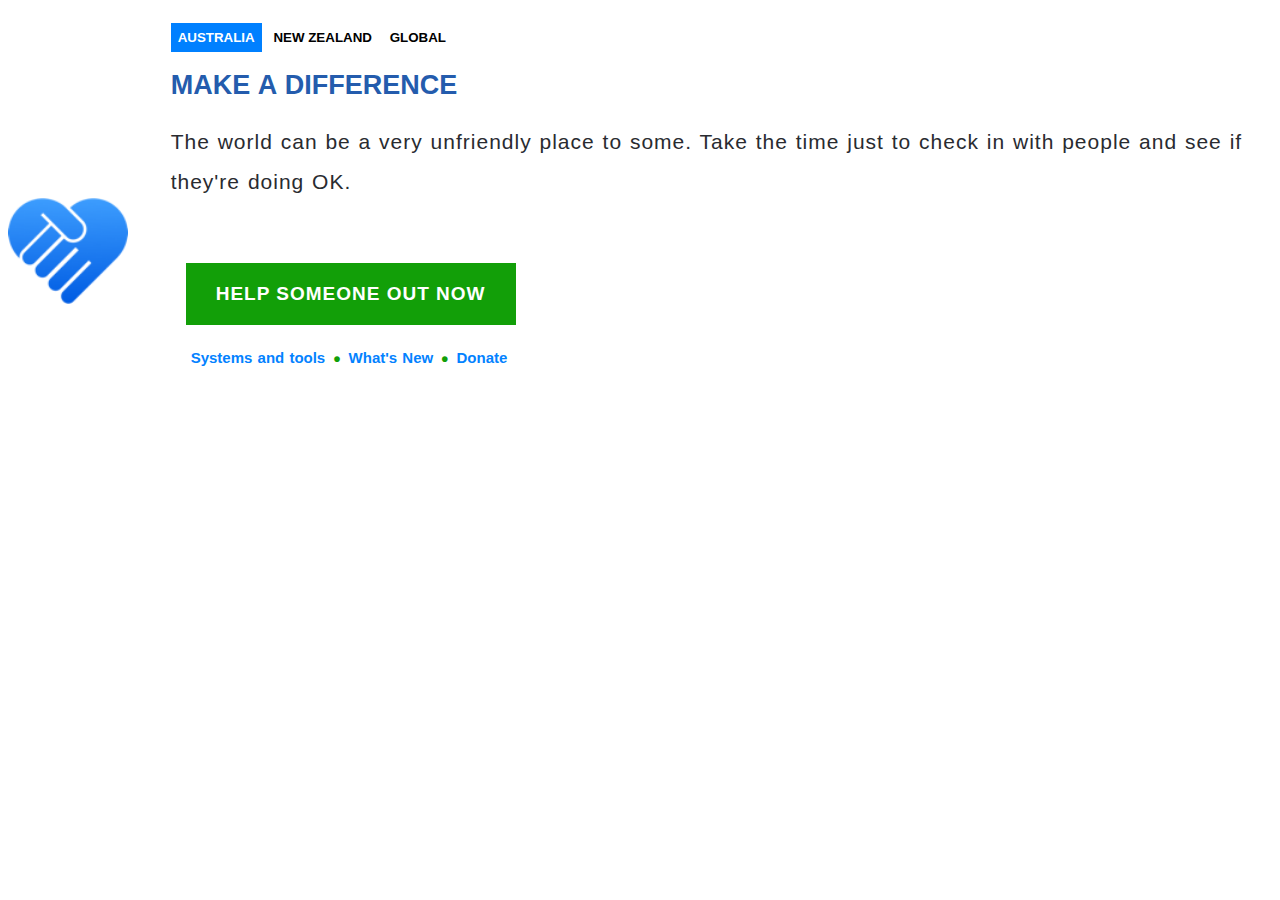
<file: task1/index.html>
<!DOCTYPE html>
<html>
    <head>
         <style type="text/css">
             
             body{
                 display: flex;
                 font-family: Helvetica;
                 color: #656680;
                 word-spacing: 1px;
                 }

            #img{
                 flex:1;
                 margin-right: 25px;
             }

             img{
                 position: absolute;
                 width: 120px;
                 top: 22%;
             }

             #content{
                 flex:8;
                 margin-top:15px;
                 color: rgb(41, 43, 48);
             }


            .topbar{
                 font-size: 17px;
                 margin-right: 10px;
                 border-radius: 3px;
                 font-weight: bold;
             }
             button{
                text-transform: uppercase;
                background-color: transparent;
                border-style: none;
                font-weight: bold;
             }

             .aus{
                background-color: rgba(0,128,255,255);
                color: white;
                border-style: none;
                padding: 7px;
             }


             h1 {
                text-transform: uppercase;
                /* font-weight: bold; */
                color: rgb(36,92,173);
                font-size: 27px;
                /* margin-bottom: 10px; */
             }

             .text{
                 font-size: 21px;
                 line-height: 40px;
                 letter-spacing: 1px;
                 
             }

             .final{
                margin-left: 15px;
                
             }

             .help-butt{
                letter-spacing: 1px;
                background-color: #129f08;
                font-size: 19px;
                color: white;
                padding: 20px 30px;
                margin-top: 40px;
             }

             ul{
                 padding: 0;
                 color: rgba(3,130,255);
                 margin: 20px 5px;
                 font-size: 15px;
                 font-weight: 600;
             }

             .bullet{
                color:#129f08;
                font-size: 20px;
                position: relative;
                top:3px;
                margin:0 3px

             }

             li {
                 display:inline-block;
             }

             /* li::before{
                content: "\2022";
                color: #129f08;
                font-family: bold;
                width: ; /* Also needed for space (tweak if needed)
                margin-left: -1em;
             } */

             /* li:nth-of-type(1){
                 list-style-type: none;
             } */


         </style>



    </head>
    <body>  
            <div id="img">
                <img src="assets/hands.png" >
            </div>
            

            <div id="content">

                <div class="topbar">
                    <button class="aus">australia</button>
                    <button>new zealand</button>
                    <button>global</button>
                </div>
    
                <div>
                    <h1>make a difference</h1>
                    <p class="text">The world can be a very unfriendly place to some. Take the time just to check in with people and see if they're doing OK.</p>
                </div>
    
                <div class="final">

                    <button class="help-butt">help someone out now</button>

                    <ul>
                        <li>Systems and tools </li>
                        <span class="bullet"> &bull;</span>
                        <li>What's New</li>
                        <span class="bullet"> &bull;</span>
                        <li>Donate</li>
                    </ul>
                        
                </div>
            </div>
             
            

            
        

        
    </body>
</html>
</file>
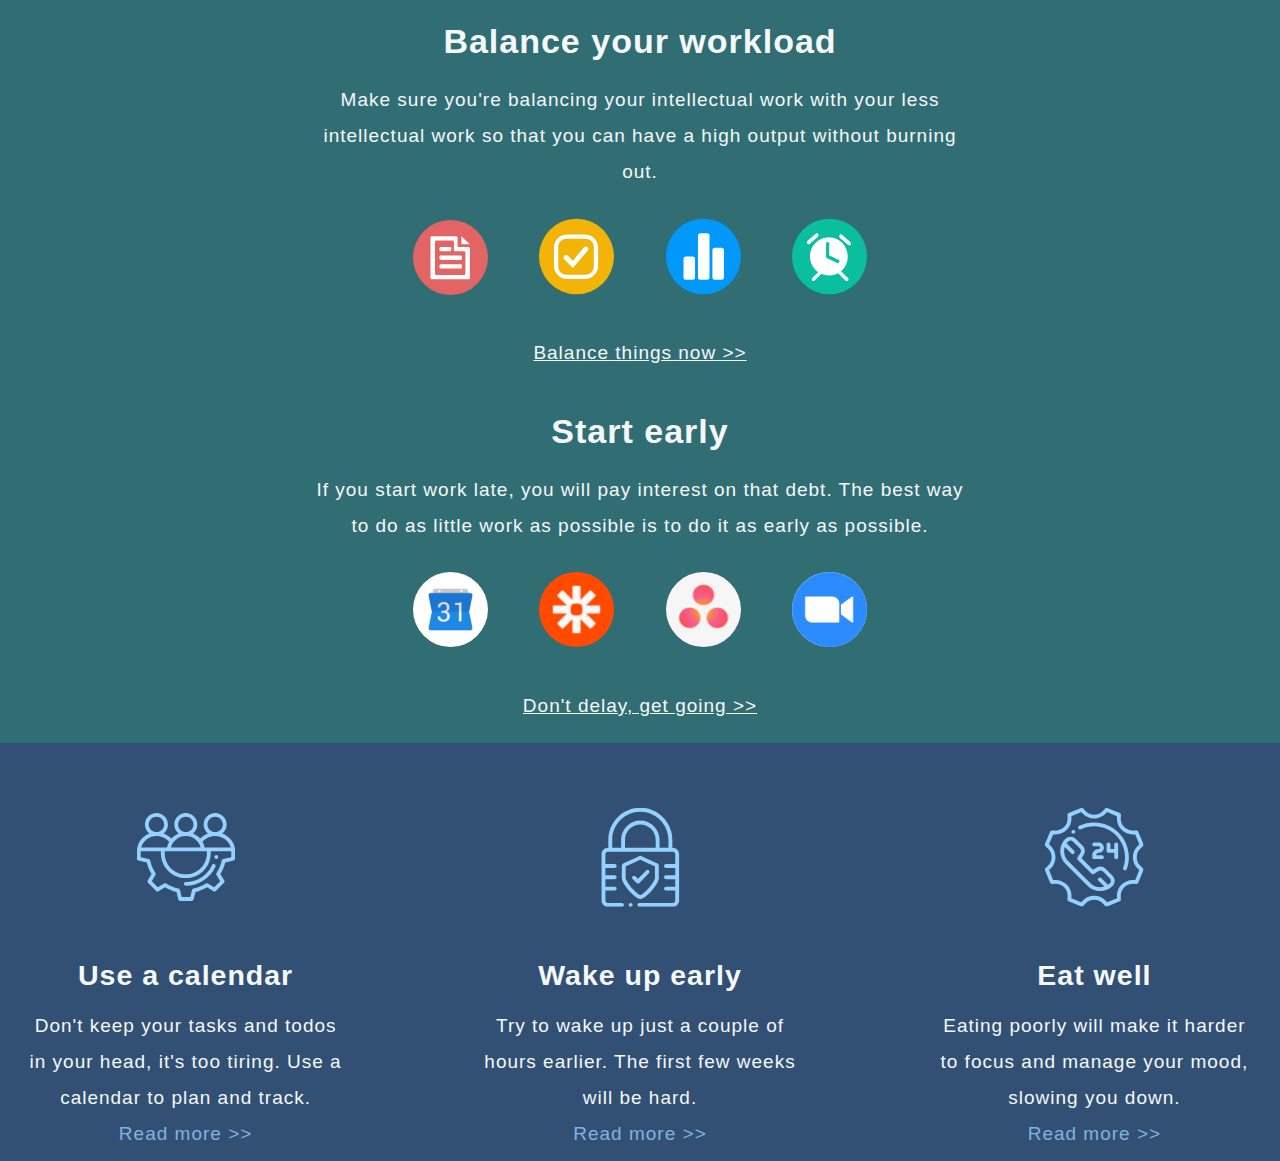
<file: task2/index.html>
<!DOCTYPE html>
<html lang="en">
<head>
    <meta charset="UTF-8">
    <meta http-equiv="X-UA-Compatible" content="IE=edge">
    <meta name="viewport" content="width=device-width, initial-scale=1.0">
    <link rel="stylesheet" href="index.css">
</head>

<body>
    <div class="page">
        <div class="top-section">

            <div class="top-content">
                <h1>Balance your workload</h1>
                <p> Make sure you're balancing your intellectual work with your less intellectual work so that you can have a high output without burning out.</p>
                <img src="assets/icon1.svg" alt="notes">
                <img src="assets/icon2.svg" alt="todos">
                <img src="assets/icon3.svg" alt="polls">
                <img src="assets/icon4.svg" alt="reminders">
                <p class="link">Balance things now >></p> 
            </div>
            
            <div class="top-content">
                <h1>Start early</h1> 
                <p>If you start work late, you will pay interest on that debt. The best way to do as little work as possible is to do it as early as possible.</p>
    
                <img src="assets/icon5.svg" alt="calender">
                <img src="assets/icon6.svg" alt="zapier">
                <img src="assets/icon7.svg" alt="asana">
                <img src="assets/icon8.svg" alt="zoom">
                
                <p class="link">Don't delay, get going >></p> 
            </div>
            
        </div>
        
        <div class="bottom-section">
            <div class="element">
                <img src="assets/icon9.svg" alt="group">
                <h2>Use a calendar</h2> 
                <p>Don't keep your tasks and todos in your head, it's too tiring. Use a calendar to plan and track.</p>
                <p class="link">Read more >></p> 
            </div>

            
            <div class="element">
                <img src="assets/icon10.svg" alt="lock">
                <h2>Wake up early</h2> 
                <p>Try to wake up just a couple of hours earlier. The first few weeks will be hard.</p> 
                <p class="link">Read more >></p> 
            </div>
            
            
            <div class="element">
                <img src="assets/icon11.svg" alt="phone">
                <h2>Eat well</h2> 
                <p>Eating poorly will make it harder to focus and manage your mood, slowing you down.</p>
                <p class="link">Read more >></p> 
            </div>
            
        </div>
    </div>

    
    

    

</body>
</html>
</file>
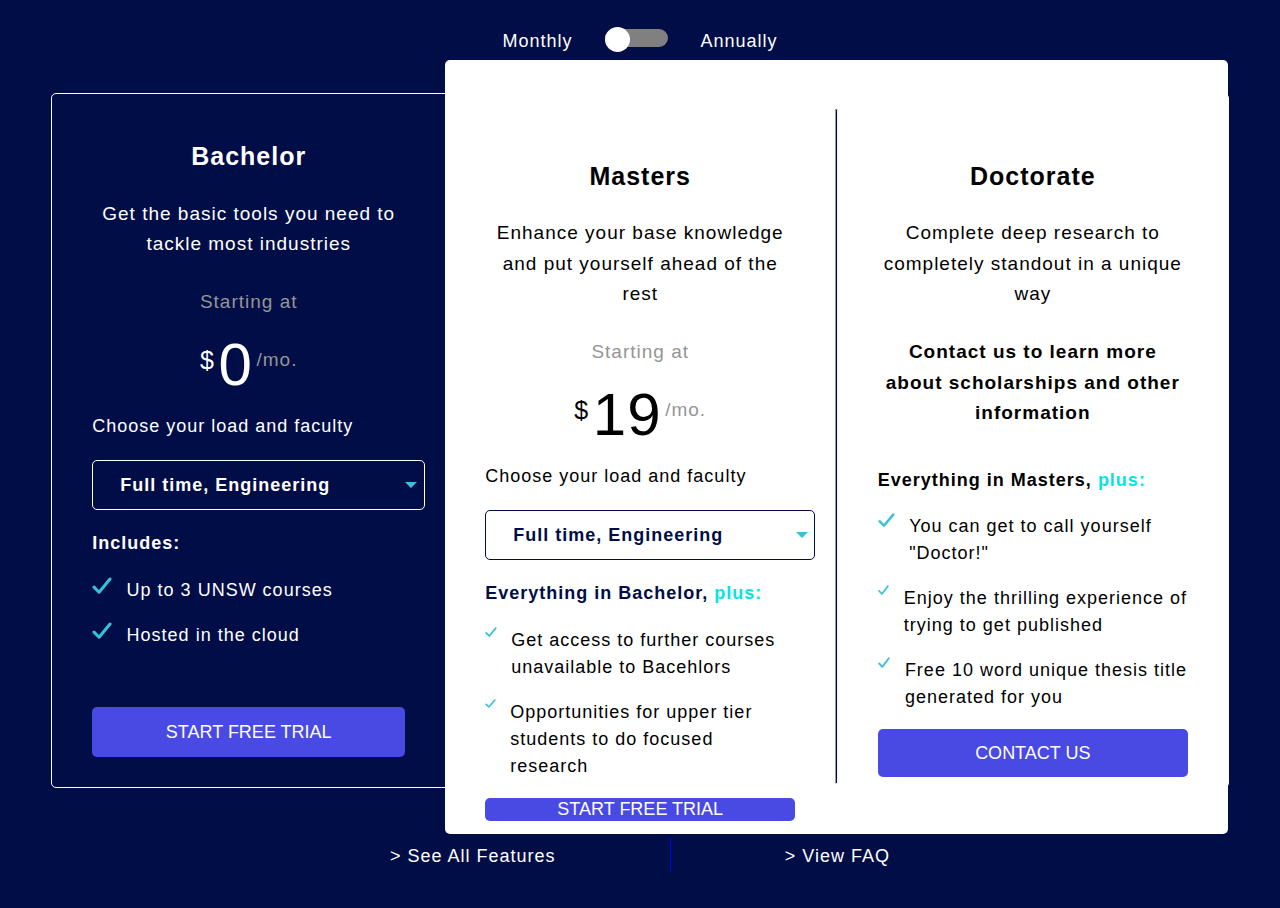
<file: task3/index.html>
<!DOCTYPE html>
<html lang="en">
<head>
    <meta charset="UTF-8">
    <meta http-equiv="X-UA-Compatible" content="IE=edge">
    <meta name="viewport" content="width=device-width, initial-scale=1.0">
    <title>Task 3</title>
    <link rel="stylesheet" href="index.css">
</head>
<body>

    <div id="top-section">
        Monthly 
        <input type="checkbox" id="switch">
        <label for="switch"></label>
        Annually
    </div>

    <div id="main-section">
        <div class="tab">
            <button id="btn-bachelor" class="btn active" onclick= "openCourse(this, 'bachelor')">BACHELOR</button>
            <button id="btn-master" class="btn" onclick="openCourse(this, 'master')">MASTERS</button>
            <button id="btn-dostorate" class="btn" onclick="openCourse(this, 'doctorate')">Doctorate</button>
        </div>

        <div id="content">
            <div id="bachelor" class="course">
                <div class="textboxes">
                    <div class="textbox1">
                        <h1>Bachelor</h1>
                        <p>Get the basic tools you need to tackle most industries</p>
                        <p class="grey-text">Starting at</p>
                        <p class="price">
                            <span class="dollar-sign">$ </span> 
                            <span class="number">0</span>
                            <span class="grey-text">/mo.</span>
                        </p>
                    </div>

                    <div class="dropdown">
                        <p>Choose your load and faculty</p>

                        <div class="selected_opt"></div>
                        <div class="options">
                            <div class="opt selected">Full time, Engineering</div>
                            <div class="opt">Part time, Engineering</div>
                            <div class="opt">Full time, Science</div>
                            <div class="opt">Part time, Science</div>
                        </div>
                    </div>
                    
        
                    <div class="textbox2">
                        <p class="list"> Includes:</p>
                        <ul>
                            <li>Up to 3 UNSW courses</li>
                            <li>Hosted in the cloud</li>
                        </ul>
                    </div>
                </div>
               
    
                <button>START FREE TRIAL</button>
                
            </div>
    
            <div id="higher-edu">
    
                <div id="master" class="course">
                    <div class="textboxes">
                        <div class="textbox1">
                            <h1>Masters</h1>
                            <p>Enhance your base knowledge and put yourself ahead of the rest</p>
                    
                            <p class="grey-text">Starting at</p>  
                            <p class="price">
                                <span class="dollar-sign">$ </span> 
                                <span class="number">19</span>
                                <span class="grey-text">/mo.</span>
                            </p>
                            
                        </div>
    

                        <div class="dropdown">
                            <p>Choose your load and faculty</p>

                            <div class="selected_opt"></div>
                            <div class="options">
                                <div class="opt selected">Full time, Engineering</div>
                                <div class="opt">Part time, Engineering</div>
                                <div class="opt">Full time, Science</div>
                                <div class="opt">Part time, Science</div>
                            </div>
                        </div>

        
                        <div class="textbox2">
                            <p class="list">Everything in Bachelor, <span class="plus">plus:</span></p>
                            <ul>
                                <li>Get access to further courses unavailable to Bacehlors</li>
                                <li>Opportunities for upper tier students to do focused research</li>
                            </ul>  
                        </div>
                    </div>
    
                    
        
                    <button>START FREE TRIAL</button>
                </div>
                <hr>
        
                <div id="doctorate" class="course">
    
                    <div class="textboxes">
                        <div class="textbox1">
                            <h1>Doctorate</h1>
                            <p>Complete deep research to completely standout in a unique way</p>
                            
                            <p>Contact us to learn more about scholarships and other information</p>
                        </div>
                        
                        <div class="textbox2">
                            <p class="list">Everything in Masters, <span class="plus">plus:</span></p>
                            <ul>
                                <li>You can get to call yourself "Doctor!"</li>
                                <li>Enjoy the thrilling experience of trying to get published</li>
                                <li>Free 10 word unique thesis title generated for you</li>
                            </ul>
                            
                        </div>
                    </div>
        
                    
        
                    <button>CONTACT US</button>
                    
                </div>
            </div>
        </div>
        
        
        


    </div>

    <div id="bottom-section">
        <p> > See All Features</p>
        <hr>
        <p>> View FAQ</p>
    </div>
    
</body>
</html>

<script>
    function openCourse(self, Name) {
        var i;
        var x = document.getElementsByClassName("course");
        for (i = 0; i < x.length; i++) {
            x[i].style.display = "none";
        }
        var y = document.getElementsByClassName("btn");
        for(i=0; i<y.length; i++){
            y[i].classList.remove('active')
        }
        self.classList.add('active')
        document.getElementById(Name).style.display = "flex";
    }

    function update_selected(selected_item, select_box){
        select_box.textContent = selected_item.textContent;
    }

    var select_boxes = document.getElementsByClassName('selected_opt');
    var option_boxes = document.getElementsByClassName('options');


    for(var i=0; i<select_boxes.length; i++){
        var select_box = select_boxes[i]
        var options = select_box.nextElementSibling;
        var selected_item = options.getElementsByClassName('selected')[0];
        // update select box initially
        update_selected(selected_item, select_box);

        // click select: show the options
        select_box.addEventListener('click', (event) =>{
            var options = event.target.nextElementSibling;
            options.style.display='block';
            event.target.style.display='none';
        })
    }
    
    for(var options of option_boxes){
        var items = options.getElementsByClassName('opt');
        // click item: update select box, show select box, hide options
        for(var i=0; i<items.length; i++){
            var item = items[i];
            item.addEventListener('click', (event)=>{
                var selected_item = event.target.parentElement.getElementsByClassName('selected')[0];
                var select_box = event.target.parentElement.previousElementSibling;
                
                selected_item.classList.remove('selected');

                selected_item = event.target;
                selected_item.classList.add('selected');
                update_selected(selected_item, select_box);
                event.target.parentElement.style.display='none';
                select_box.style.display='block';
            })
        }
    }

</script>
</file>
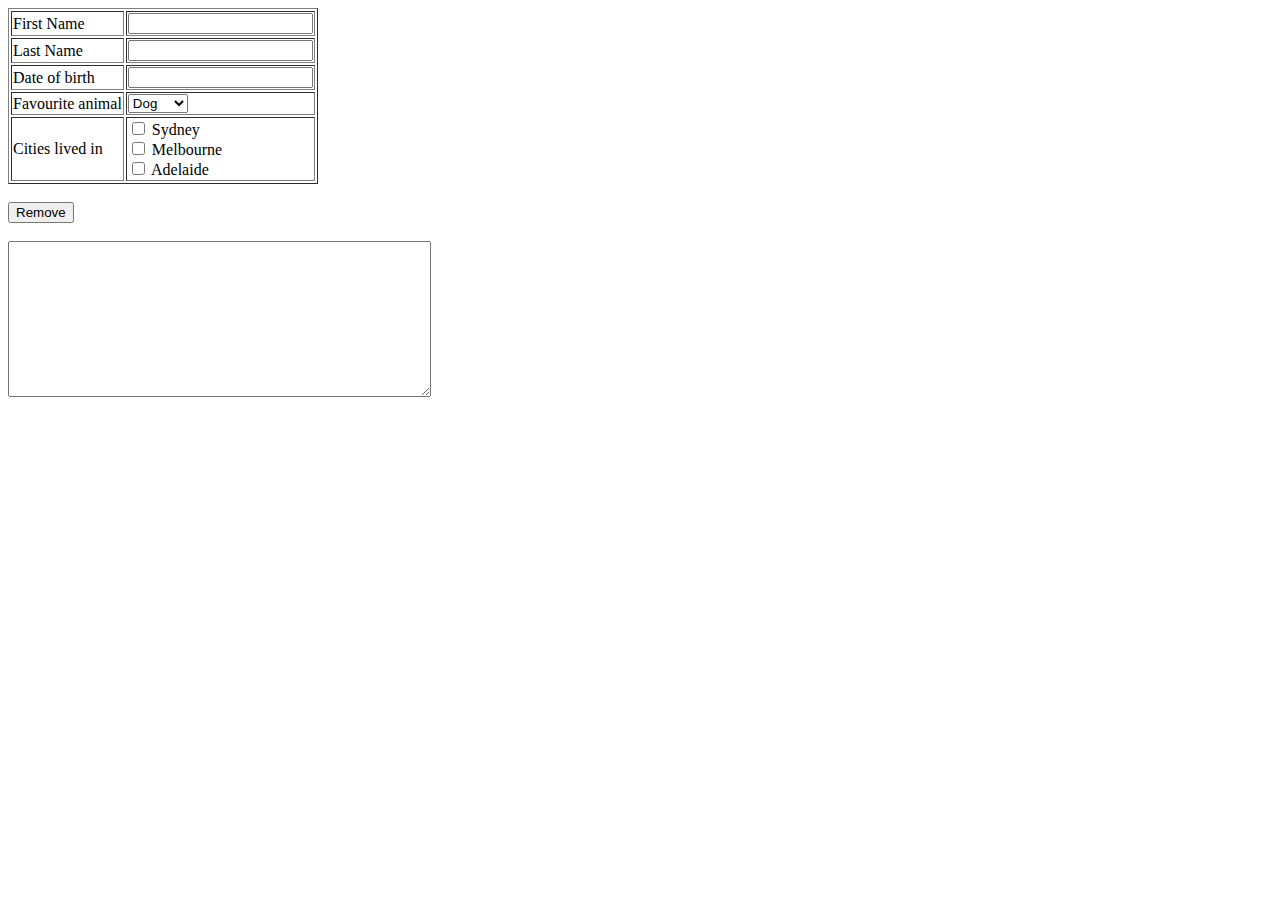
<file: task4/index.html>
<!DOCTYPE html>
<html lang="en">
<head>
    <meta charset="UTF-8">
    <meta http-equiv="X-UA-Compatible" content="IE=edge">
    <meta name="viewport" content="width=device-width, initial-scale=1.0">
    <title>Task 4</title>
</head>
<body>

    <table border="1">
        <tbody>
            <tr>
                <td>First Name</td>
                <td>
                    <input type="text" id="f_name">
                </td>
            </tr>
            <tr>    
                <td>Last Name</td>
                <td>
                    <input type="text" id="l_name">
                </td>
            </tr>
            <tr>    
                <td>Date of birth</td>
                <td>
                    <input type="text" id="dob">
                </td>
            </tr>
            <tr>    
                <td>Favourite animal</td>
                <td>
                    <select id="animal">
                        <option value="dog">Dog</option>
                        <option value="puppy">Puppy</option>
                    </select>
                </td>
            </tr>
            <tr>
                <td rowspan="3">Cities lived in</td>
                <td>
                    <div>
                        <ul style="padding: 0;margin: 0; list-style: none;">
                            <li>
                                <input type="checkbox" class="city" value="Sydney"> Sydney
                            </li>
                            <li>
                                <input type="checkbox" class="city" value="Melbourne"> Melbourne
                            </li>
                            <li>
                                <input type="checkbox" class="city" value="Adelaide"> Adelaide
                            </li>
                        </ul>
                        
                        
                    </div>
                    
                </td>
            </tr>


        </tbody>
        
    </table>
    <br/>
    <button id="btn">Remove</button>
    <br/>
    <br/>
    <div>
        <textarea id="output" cols="50" rows="10"></textarea>
    </div>
    
</body>


<script>

    var f_name = document.getElementById('f_name');
    var l_name = document.getElementById('l_name');
    var dob = document.getElementById('dob');
    var animal = document.getElementById('animal');
    var city = document.getElementsByClassName('city');
    var output = document.getElementById('output');
    var invalid_fname=true;
    var invalid_lname=true;
    var invalid_dob=true;
    

    let remove = document.getElementById('btn')
    let dic = {
        fname: '',
        lname: '',
        age: '',
        animal: 'dog',
        city: 'no cities'
    };



    function render_output(){

        if(invalid_fname){
            output.value = "Please input a valid firstname";
        }
        else if(!invalid_fname && invalid_lname){
            output.value = "Please input a valid lastname";
        }
        else if(!invalid_lname && !invalid_lname && invalid_dob){
            output.value = "Please input a valid date of birth";
        }
        else if(!invalid_lname && !invalid_lname && !invalid_dob){
            output.value = "Hello " + dic.fname + ' ' + dic.lname + ', you are ' + dic.age + " years old, your favourite animal is " + dic.animal + " and you've lived in " + dic.city + '.'

        }
        else{
            output.value = '';
        }
    }

    function check_value(event, text_type){
        var val = event.target.value
        if(event.target.id == 'f_name'){
            // check first name
            if(val.match(/[A-Za-z]{3,50}/)) {
                invalid_fname=false;
                val = val.toLowerCase();
                val = val.charAt(0).toUpperCase() + val.slice(1);
                dic.fname = val;
            }
            else{
                invalid_fname=true;
                dic.fname = '';
            }
        }
        else if(event.target.id == 'l_name'){
            // check last name
            if(val.match(/[A-Za-z]{3,50}/)) {
                invalid_lname=false;
                val = val.toLowerCase();
                val = val.charAt(0).toUpperCase() + val.slice(1);
                dic.lname = val;
            }
            else{
                invalid_lname=true;
                dic.lname = '';
            }
        }
        else if(event.target.id == 'dob'){
            // check date of birth
            var dob_elmnts = val.split('/');
            var dob_rearrange = dob_elmnts[1] + '/' + dob_elmnts[0] + '/' + dob_elmnts[2];
            if(val.match(/\d{2}\/\d{2}\/\d{4}/) && !isNaN(Date.parse(dob_rearrange)) ){
                // calculate the age from dob
                invalid_dob=false;
                var d = parseInt(dob_elmnts[0],10)
                var m = parseInt(dob_elmnts[1],10)
                var y = parseInt(dob_elmnts[2],10)
                var now = new Date(Date.now());
                var age = now.getUTCFullYear()-y;
                if(now.getUTCMonth()+1 < m || (now.getUTCMonth()+1 == m && now.getUTCDate() < d)){
                    age-=1;
                }
                dic.age = age;

            }
            else{
                invalid_dob=true;
                dic.age = '';
            }
        }
        render_output();
    }



    // event listeners
    f_name.addEventListener('blur',check_value);
    l_name.addEventListener('blur',check_value);
    dob.addEventListener('blur', check_value);
    animal.addEventListener('change', (event)=>{
        dic.animal = event.target.value;
        render_output();
    })
    for(var i=0; i<city.length; i++){
        city[i].addEventListener('click', (event) => {
            if(event.target.checked){
                if(dic.city == 'no cities'){
                    dic.city = [];
                }
                dic.city.push(event.target.value);
            }
            else{
                if(dic.city !== 'no cities'){
                    const idx = dic.city.indexOf(event.target.value);
                    dic.city.splice(idx, 1);
                }
            }

            render_output();
        });
    }
    

    

    // clear all inputs
    remove.addEventListener('click', function remove_all(){
        f_name.value = '';
        l_name.value = '';
        dob.value = '';
        output.value = '';
        for(var i=0; i<city.length; i++){
            city[i].checked=false;
        }
    })
    // trigger outputs
    // window.addEventListener('change', function update(){
    //     for(key in dic){
    //         console.log(key);
    //         console.log(dic.key);
    //     }
    //     if(invalid_fname){
    //     output.value = "Please input a valid firstname";
    //     }
    //     else if(!invalid_fname && invalid_lname){
    //         output.value = "Please input a valid lastname";
    //     }
    //     else if(!invalid_lname && !invalid_lname && invalid_dob){
    //         output.value = "Please input a valid date of birth";
    //     }
    //     else if(!invalid_lname && !invalid_lname && !invalid_dob){
    //         output.value = "Hello " + dic.fname + ' ' + dic.lname + ', you are '; 

    //     }
    //     else{
    //         output.value = '';
    //     }
    // })

    // check empty inputs
    

    

</script>
</html>
</file>
<file: task2/index.css>
html, body{
    margin: 0;
    width: 100vw;
    height: 100vh;
} 

.page{
    width: 100%;
    height: 100%;
    text-align: center;
    color:#f5f8f9
    ;
    display: flex;
    flex-direction: column;
    font-size:19px;
    line-height: 36px;
    letter-spacing: 1px;
    font-family:Arial;
}

.top-section{
    width: 100%;
    flex:1.7;
    background-color:#316e74;  
    display: flex;
    flex-direction: column;
    align-items:center ;
    justify-content: space-evenly;

}
.top-content{
    
    max-width: 648px;
}

h1{
    font-size: 34px;
}

img{
    margin:1.5% 3.5%;
    width: 75px;
} 


.link{
    text-decoration: underline;
}

.bottom-section{
    flex: 1;
    width: 100%;
    background-color:#315074;  
    display: flex;
    justify-content: space-between;
    align-items: center;
    gap: 1%;
}

h2{
    margin: 15px;
}

.element{
    flex:1;
    height: 80%;
    max-width: 320px;
    margin: 2%;
}

.element img{
    width: 100px;
    margin:7%
}

.element p{
    margin: 0;
}
.bottom-section .link{
    color: #7fb4e0;
    text-decoration: none;
}
</file>
<file: task3/index.css>
html, body{
    /* width: 1614px;
    height: 1234px; */
    /* border: 3px solid white; */
    background-color: rgb(0, 13, 71);
    color: white;
    height: 100vh;
    width: 100vw;

    font-family:sans-serif;
    font-size: 18px;
    letter-spacing: 1px;
    line-height: 1.7rem;

    display: flex;
    flex-direction: column;
    justify-content: space-around;
    align-items: center;
}

#top-section{
    position: relative;
    /* bottom: 0.5rem; */
} 

input[type=checkbox]{
	height: 0;
	width: 0;
    display: none;
}

label {
	cursor: pointer;
	width: 3.5rem;
	height: 1rem;
	background: grey;
	display: inline-block;
	border-radius: 100px;
    margin: 0 1.5rem;
	/* position: relative; */
}

label:after {
	content: '';
	position: absolute;
    bottom: 0.3rem;
	width: 25px;
	height: 25px;
	background: #fff;
	border-radius: 90px;
	transition: 0.3s;
}

input:checked + label {
	background: cyan;
}

input:checked + label:after {
	right: 5.5rem;
}


.course{
    padding: 30px 40px;
    display: flex;
    flex-direction: column;
    justify-content:space-between;
    
}

h1{
    font-size: 25px;
    margin-bottom: 1.5rem;
}

.price{
    display: flex;
    justify-content: center;
    align-items: flex-start;
}

.grey-text{
    color: #959595;
}

.dollar-sign{
    font-size: 25px;
}

.number{
    font-size:60px;
    position:relative;
    top: 0.3rem;
    margin: 0 0.2rem;
}

#doctorate p:last-child{
    font-weight: bold;
}

.dropdown{
    width: 100%;
}

.selected_opt{
    background-color: transparent;
    width: 100%;
    color: rgb(0, 13, 71);
    font-size: 100%;
    font-weight: bold;
    width:70%;
    padding: 0.5rem 0;
    padding-left: 1.5rem;
    padding-right: 27%;
    border: 1px solid rgb(0, 13, 71);
    border-radius: 5px;
    background: url('assets/arrow.svg') no-repeat 98%;
}

.options{
    background-color: transparent;
    color: rgb(0, 13, 71);
    font-size: 100%;
    font-weight: bold;
    display: none;
    padding: 0.5rem 1.5rem;
    padding-right: 7.2rem;
    border: 1px solid rgb(0, 13, 71);
    border-radius: 5px;
    cursor: pointer;
}

.opt{
    margin: 3% 0;
}

.opt:first-child{
    margin-top: 0;
}

.opt:last-child{
    margin-bottom: 0;
}

.plus{
    color: rgb(5, 228, 228);
}

.list{
    font-weight: bold;
}

#master .list{
    color: rgb(0, 13, 71);
}

ul{
    padding-left: 0px;
    list-style-position: outside;
}
ul li{
    list-style-type: none;
    margin-bottom: 1rem;
    line-height: 1.5rem;
    display: flex;
}

li:before{
    content: "";
    background: url('assets/tick.svg') no-repeat top;
    width: 20px;
    margin-right: 0.8rem;

}



.textbox1{
    flex: 1;
    text-align: center;
    font-size: 19px;
    margin-bottom: 2rem;
}

.textbox1>p{
    margin-bottom: 1.5rem;
}

#doctorate >.textbox1 > p{
    margin-bottom: 2rem;
}


.textbox2{
    margin-top: 5%;
    flex:1;
}



.course>button{
    width: 100%;
    height: 50px;
    background-color: #4949e4;
    font-size: 18px;
    color: white;
    border-style: none;
    border-radius: 5px;
}

.course>button:hover{
    background-color: #3a3ab6;
}


#bottom-section{
    width: 500px;
    display: flex;
    align-items: center;
    justify-content: space-evenly;
}

#bottom-section >p{
    width:fit-content;
    text-align: center;
}

#bottom-section>hr{
    background-color: blue;
    width: 1px;
    height: 50%;
    border:none;

}



@media (min-width:1101px){

    .tab{
        display: none;
    }
    #main-section{
        height: 77%;
        width: 92%;
        display: flex;
        flex-direction: column;
        align-items: center;
    }

    #content{
        height: 100%;
        display: flex;
        align-items: stretch;
        border: 1px solid white;
        border-radius: 5px;

    }

    #bachelor, #master, #doctorate{
        flex: 1;
        display: flex !important;
        flex-direction: column;
        justify-content: space-between;
    }

    #higher-edu{
        /* flex: 1; */
        flex: 2.5;
        height: 100%;
        padding-top: 3rem;
        padding-bottom: 1.5rem;
        /* padding: 3rem; */
        position: relative;
        bottom: 5%;
        border-radius: 5px;
        display: flex;
        /* justify-content: space-evenly; */
        background-color: white;
        color: black;

    }

    #bachelor .selected_opt{
        color: white;
        border: 1px solid white;
    }
    #bachelor .options{
        color: white;
        border: 1px solid white;
    }
    
    hr{
        position: relative;
        bottom: 2%;
        width:0.6px;
        background-color: rgb(0, 13, 71);
    }

    
}

@media(max-width:1100px){

    #main-section{
        margin-top: 5%;
        height: 85%;
        width: 90%;
        display: flex;
        flex-direction: column;

    }

    #content{
        flex: 1;
        color: black;
        border: 1px solid white;
        border-radius: 5px;
        background-color: white;
        display: flex;
        flex-direction: row;
        align-items: stretch;
        flex-wrap: wrap;

    }


    #higher-edu > hr{
        display: none;
    }

    #higher-edu .course{
        display: none;
    }

    #higher-edu, #bachelor{
        width: 100%;
    }

    #higher-edu{
        display:flex;
        flex-direction: row;
        align-items: stretch;
    }

    .course{
        width: 100%;
        display: flex;
        flex-direction: column;
        justify-content: space-around;
    }
    
    .tab{
        display: flex;
        width: 100%;
    }

    .tab button {
        flex: 1;
        background-color: rgb(0, 13, 71);
        color: white;
        letter-spacing: 1px;
        border: 1px solid white;
        outline: none;
        padding: 1.5rem;
        /* transition: 0.3s; */
      }

    .tab button.active {
        background-color: white;
        color: blue;
      }


 
}
</file>
